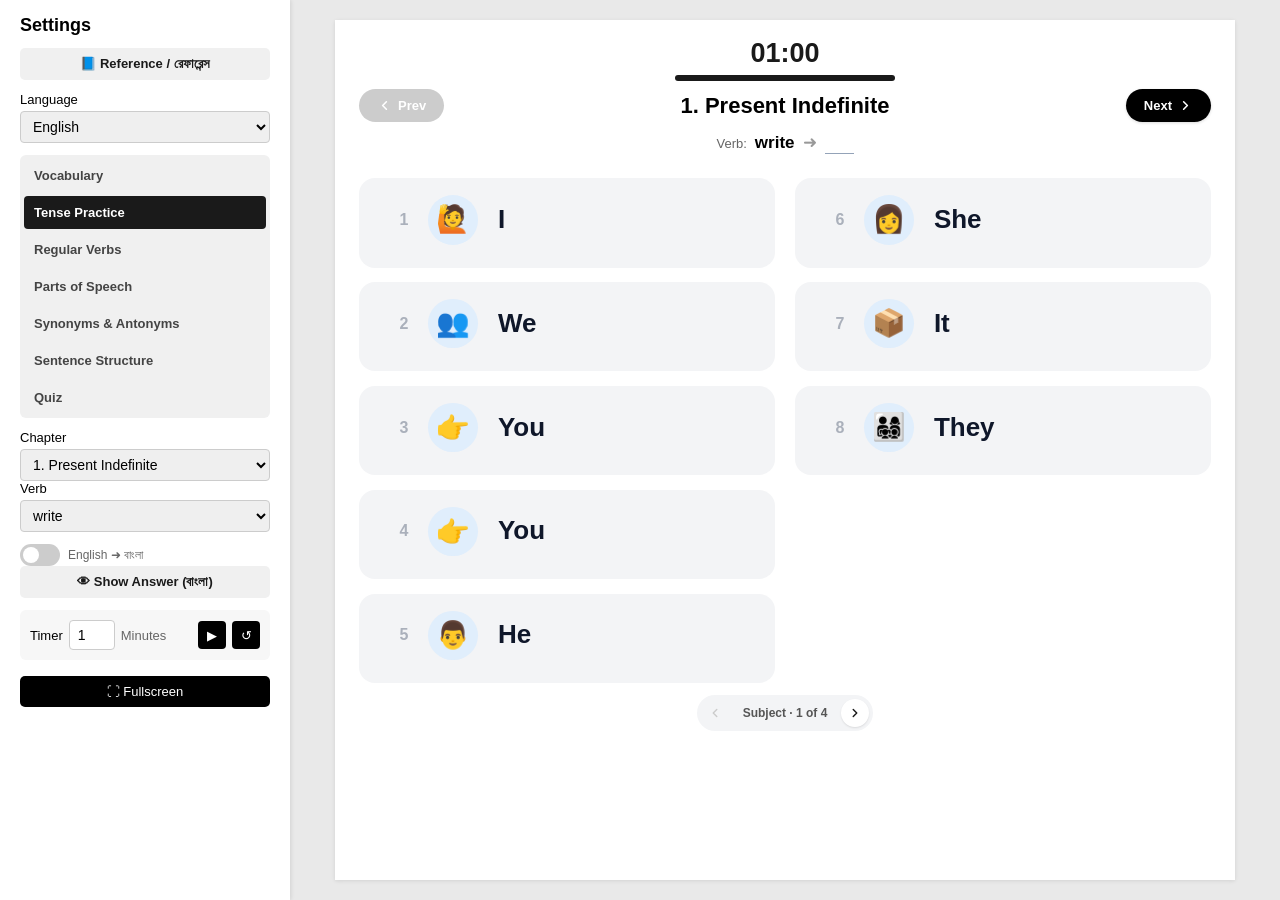
<file: index.html>
<!DOCTYPE html>
<html lang="en">
<head>
<meta charset="UTF-8">
<meta name="viewport" content="width=device-width, initial-scale=1">
<title>English Tense &amp; Verb Practice</title>
<link rel="stylesheet" href="style.css">
</head>
<body>

<div class="settings-panel">
  <h2 id="panelTitle">Settings</h2>

  <button type="button" id="tutorialLink" class="tutorial-link">📘 Reference / রেফারেন্স</button>

  <div class="field">
    <label id="labelLanguage">Language</label>
    <select id="languageSelect">
      <option value="en">English</option>
      <option value="bn">বাংলা</option>
    </select>
  </div>

  <div class="mode-tabs" id="modeTabs">
    <button type="button" class="mode-tab" data-mode="vocab" id="modeVocabBtn">Vocabulary</button>
    <button type="button" class="mode-tab" data-mode="tense" id="modeTenseBtn">Tense Practice</button>
    <button type="button" class="mode-tab" data-mode="regularVerbs" id="modeRegularVerbsBtn">Regular Verbs</button>
    <button type="button" class="mode-tab" data-mode="pos" id="modePosBtn">Parts of Speech</button>
    <button type="button" class="mode-tab" data-mode="synonyms" id="modeSynonymsBtn">Synonyms & Antonyms</button>
    <button type="button" class="mode-tab" data-mode="sentence" id="modeSentenceBtn">Sentence Structure</button>
    <button type="button" class="mode-tab" data-mode="quiz" id="modeQuizBtn">Quiz</button>
  </div>

  <!-- Tense mode controls -->
  <div id="tenseControls">
    <div class="field">
      <label id="labelChapter">Chapter</label>
      <select id="chapterSelect"></select>
    </div>

    <div class="field">
      <label id="labelVerb">Verb</label>
      <select id="verbSelect"></select>
    </div>
  </div>

  <!-- Regular Verbs mode controls -->
  <div id="regularVerbsControls" hidden>
    <div class="field">
      <label id="labelRegularVerbsCount">Number of verbs</label>
      <input type="number" id="regularVerbsCountInput" min="1" max="89" value="20">
    </div>
  </div>

  <!-- Vocabulary mode controls -->
  <div id="vocabControls" hidden>
    <div class="field">
      <label id="labelTopic">Topic</label>
      <select id="topicSelect"></select>
    </div>

    <div class="field">
      <label id="labelPronoun">Pronoun</label>
      <select id="pronounSelect"></select>
    </div>
    <div class="field">
      <label id="labelVocabCount">Number of words</label>
      <input type="number" id="vocabCountInput" min="1" max="20" value="20">
    </div>
  </div>

  <!-- Parts of Speech mode controls -->
  <div id="posControls" hidden>
    <div class="field">
      <label id="labelCategory">Category</label>
      <select id="posCategorySelect"></select>
    </div>
  </div>

  <!-- Synonyms & Antonyms mode controls -->
  <div id="synonymsControls" hidden>
    <div class="field">
      <label id="labelSynonymsCount">Number of words</label>
      <input type="number" id="synonymsCountInput" min="1" max="66" value="10">
    </div>
  </div>

  <!-- Quiz mode controls -->
  <div id="quizControls" hidden>
    <div class="field">
      <label id="labelQuizPool">Quiz Topic</label>
      <select id="quizPoolSelect"></select>
    </div>
    <div class="field">
      <label id="labelQuizCount">Number of questions</label>
      <input type="number" id="quizCountInput" min="3" max="30" value="10">
    </div>
  </div>

  <div id="worksheetControls">
    <div class="field" id="directionField">
      <div class="toggle-row">
        <label class="switch">
          <input type="checkbox" id="directionToggle">
          <span class="switch-slider"></span>
        </label>
        <span id="labelDirection" class="toggle-side-label">Translation Direction</span>
      </div>
    </div>

    <div class="field">
      <button type="button" id="showAnswerBtn" class="show-answer-btn">👁 Show Answer</button>
    </div>
  </div>

  <div class="field timer-widget">
    <div class="timer-controls">
      <label id="labelTimer">Timer</label>
      <input type="number" id="timerMinutesInput" min="1" max="60" value="1">
      <span id="labelTimerMinutes">Minutes</span>
      <button type="button" id="timerStartBtn" class="timer-icon-btn">▶</button>
      <button type="button" id="timerResetBtn" class="timer-icon-btn">↺</button>
    </div>
    <div class="timer-display" id="timerDisplay">01:00</div>
  </div>

  <div class="actions">
    <button id="fullscreenBtn">⛶ Fullscreen</button>
  </div>
</div>

<div id="sheets">
  <div id="sheetsContent"></div>
  <button type="button" id="exitFullscreenBtn" class="exit-fullscreen-btn">✕</button>
  <div id="fullscreenControls" class="fullscreen-controls">
    <button type="button" id="fsPlayPauseBtn" class="timer-icon-btn">▶</button>
    <button type="button" id="fsResetBtn" class="timer-icon-btn">↺</button>
    <button type="button" id="fsGenerateBtn">🔄 Generate</button>
  </div>
</div>

<div id="tutorialModal" class="tut-modal-overlay" hidden>
  <div class="tut-modal">
    <button type="button" id="tutorialModalClose" class="tut-modal-close">✕</button>
    <iframe id="tutorialFrame" title="Reference"></iframe>
  </div>
</div>

<script src="js/data.js"></script>
<script src="js/i18n.js"></script>
<script src="js/settings.js"></script>
<script src="js/generator.js"></script>
<script src="js/render.js"></script>
<script src="js/timer.js"></script>
<script src="js/main.js"></script>

</body>
</html>
</file>
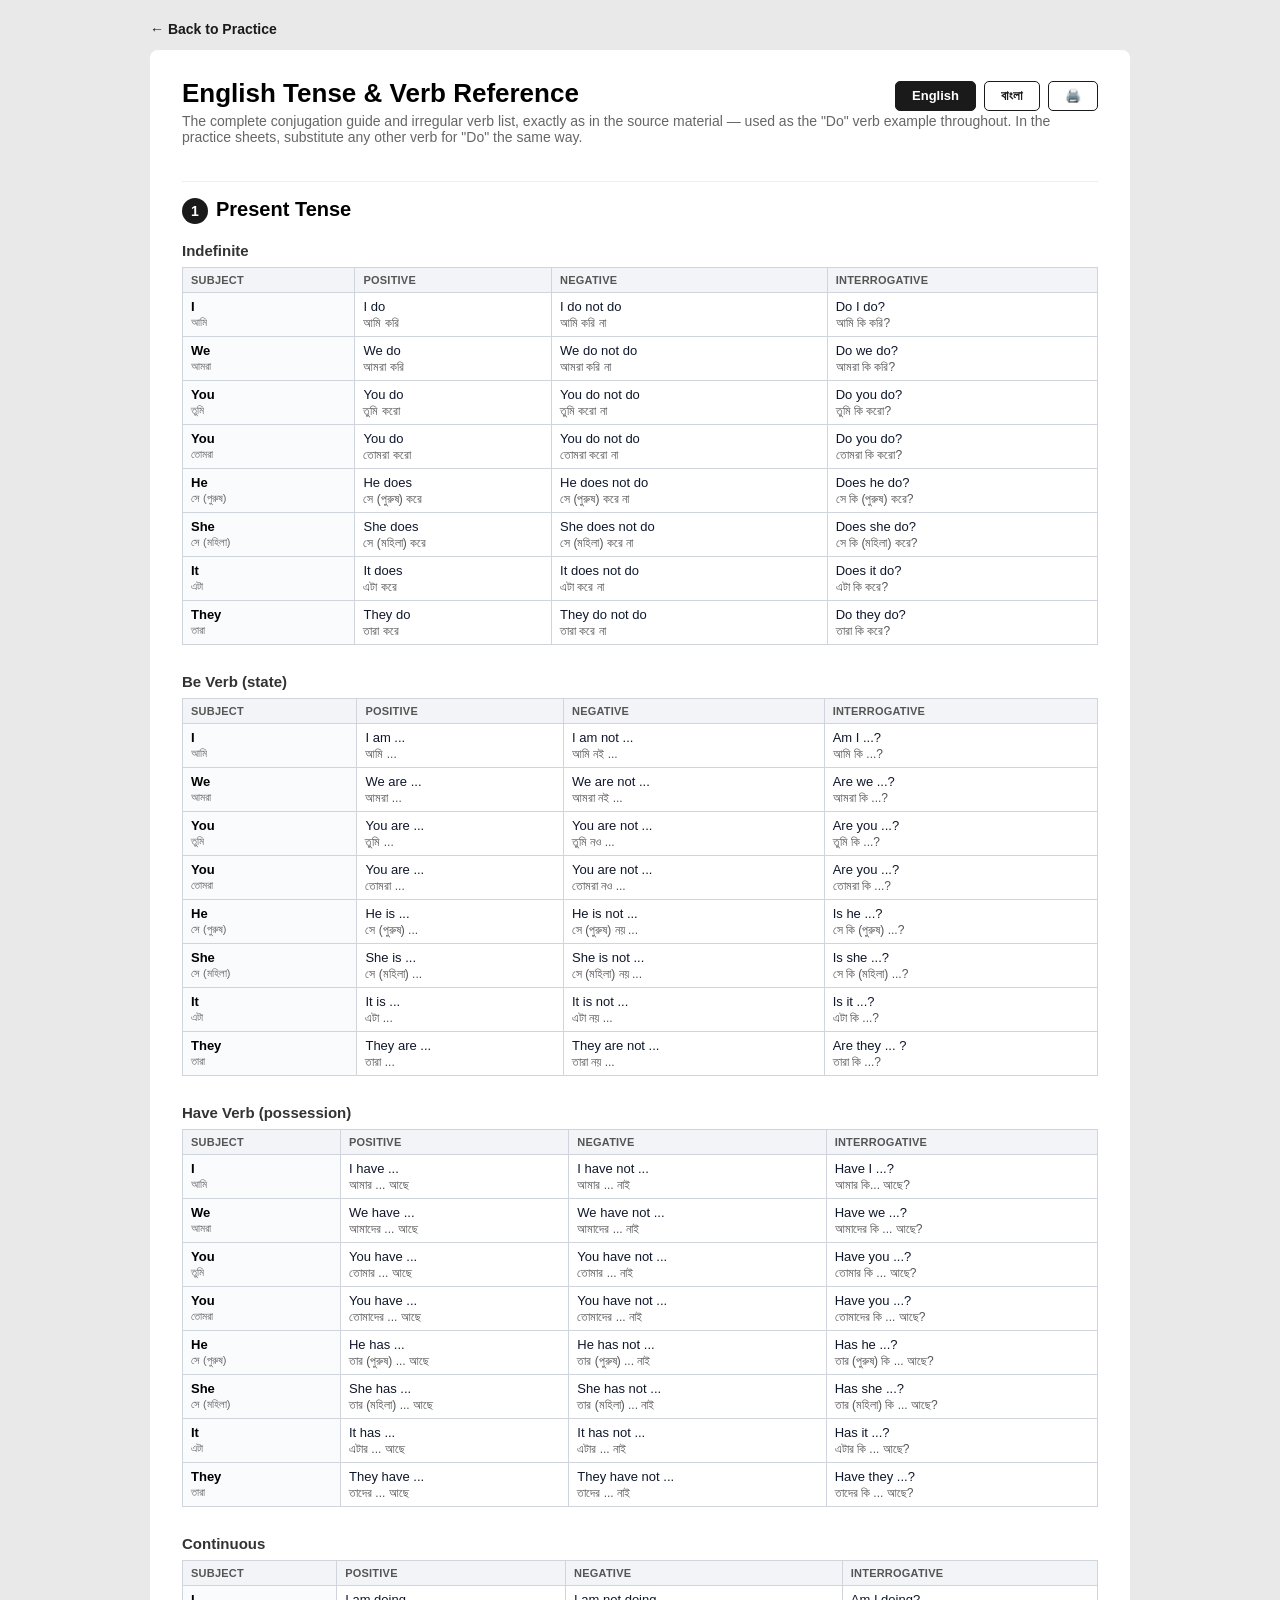
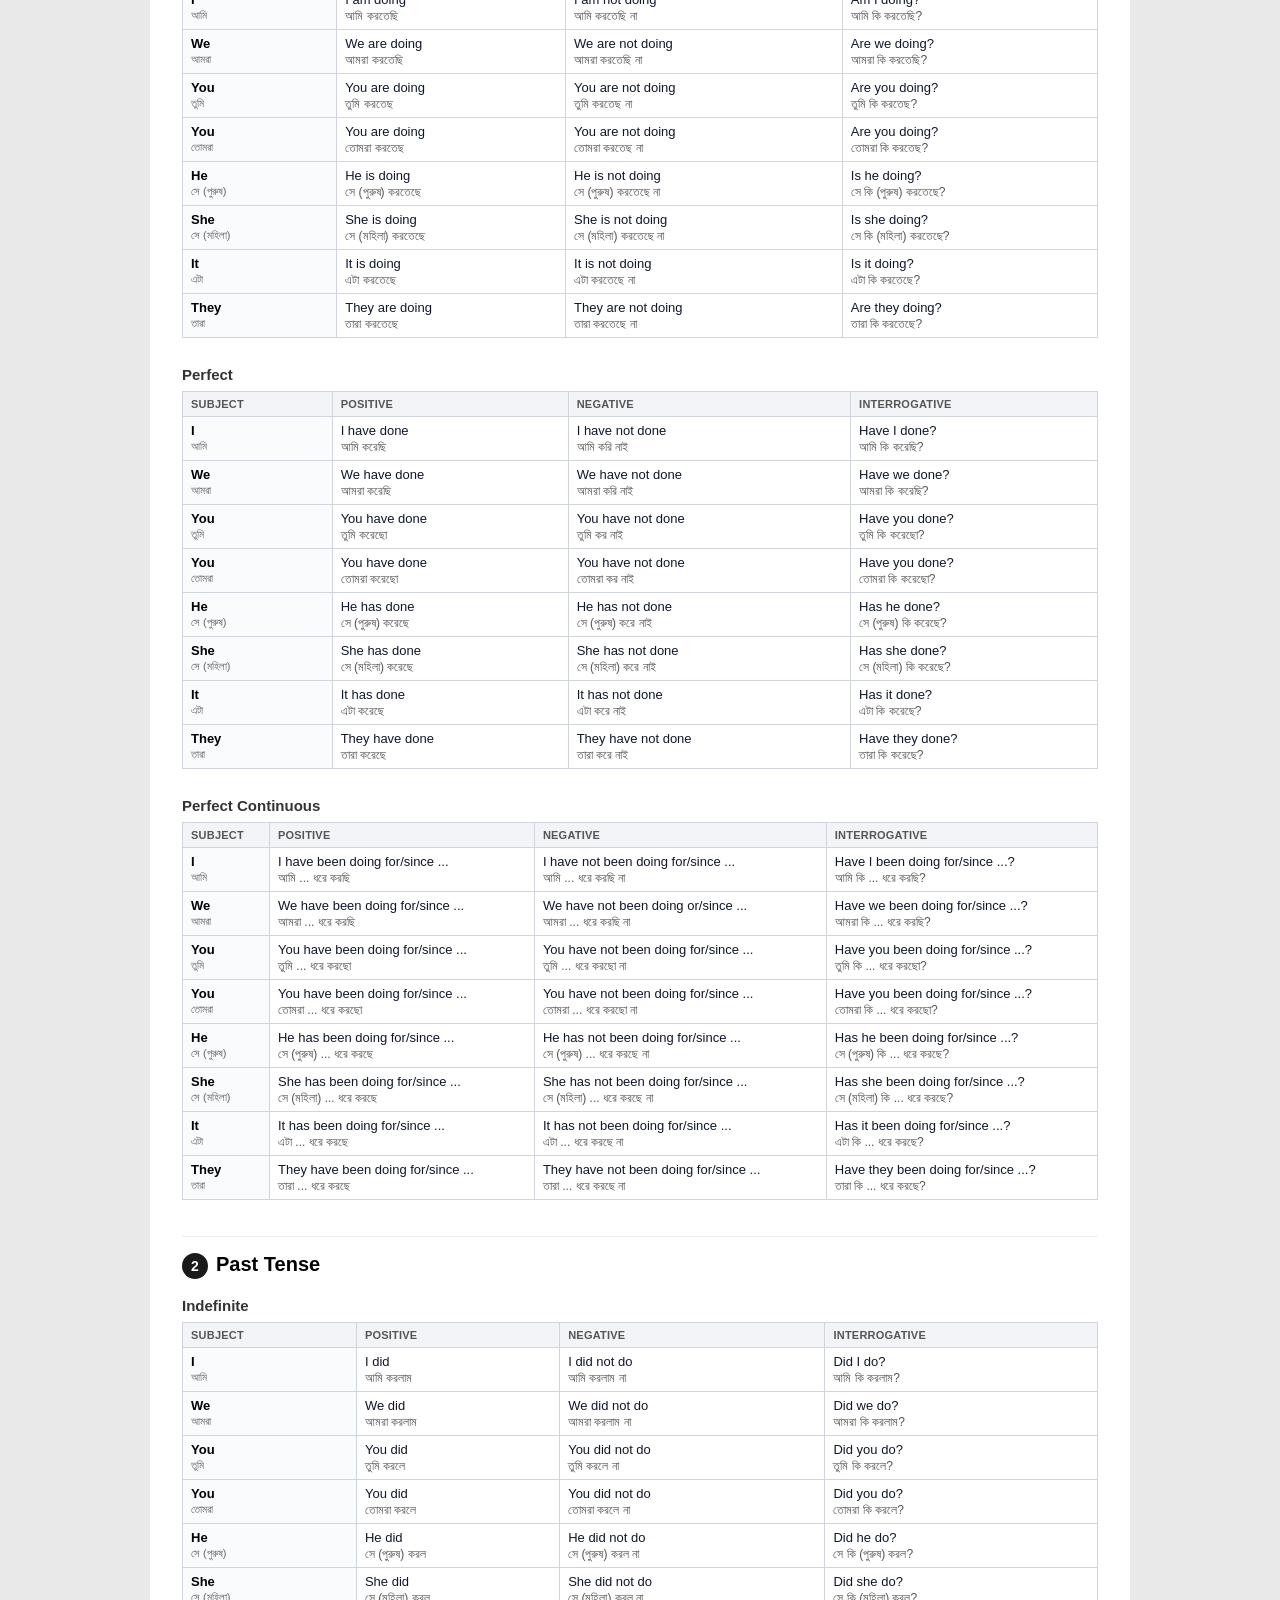
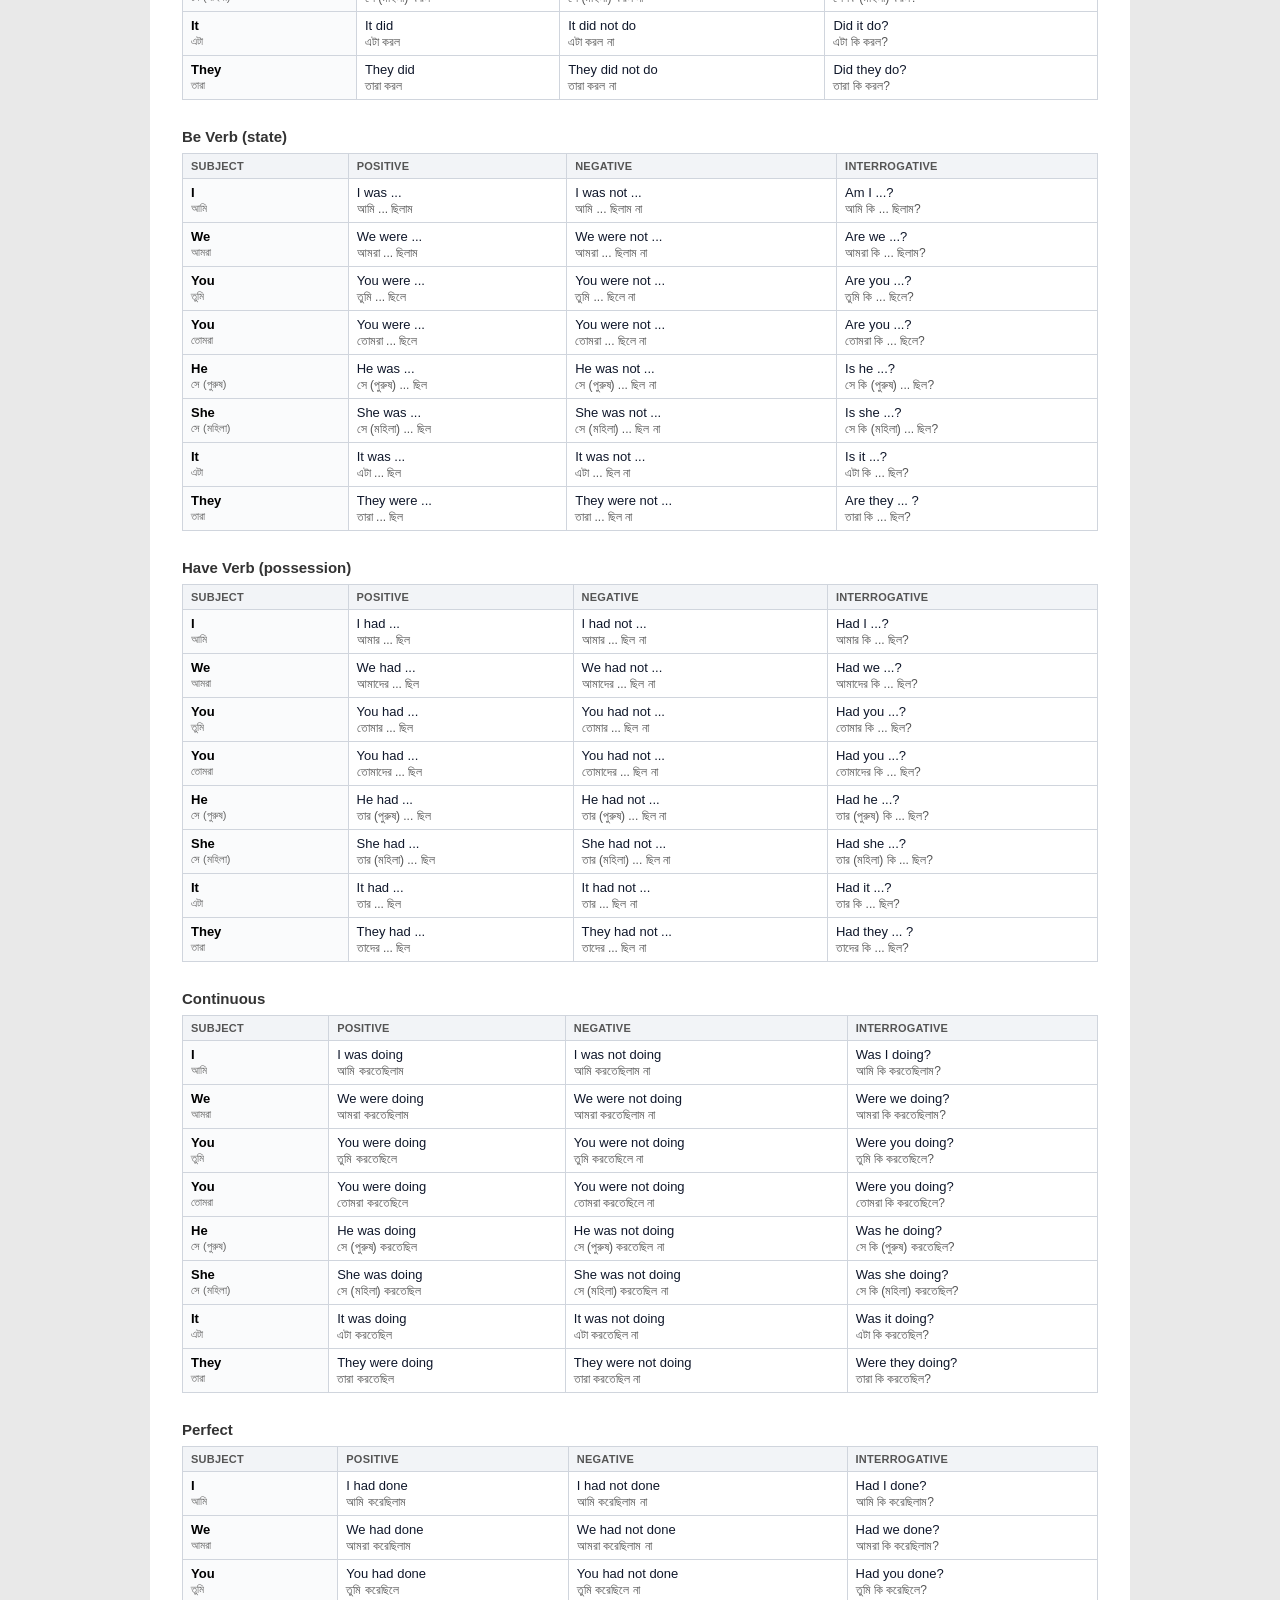
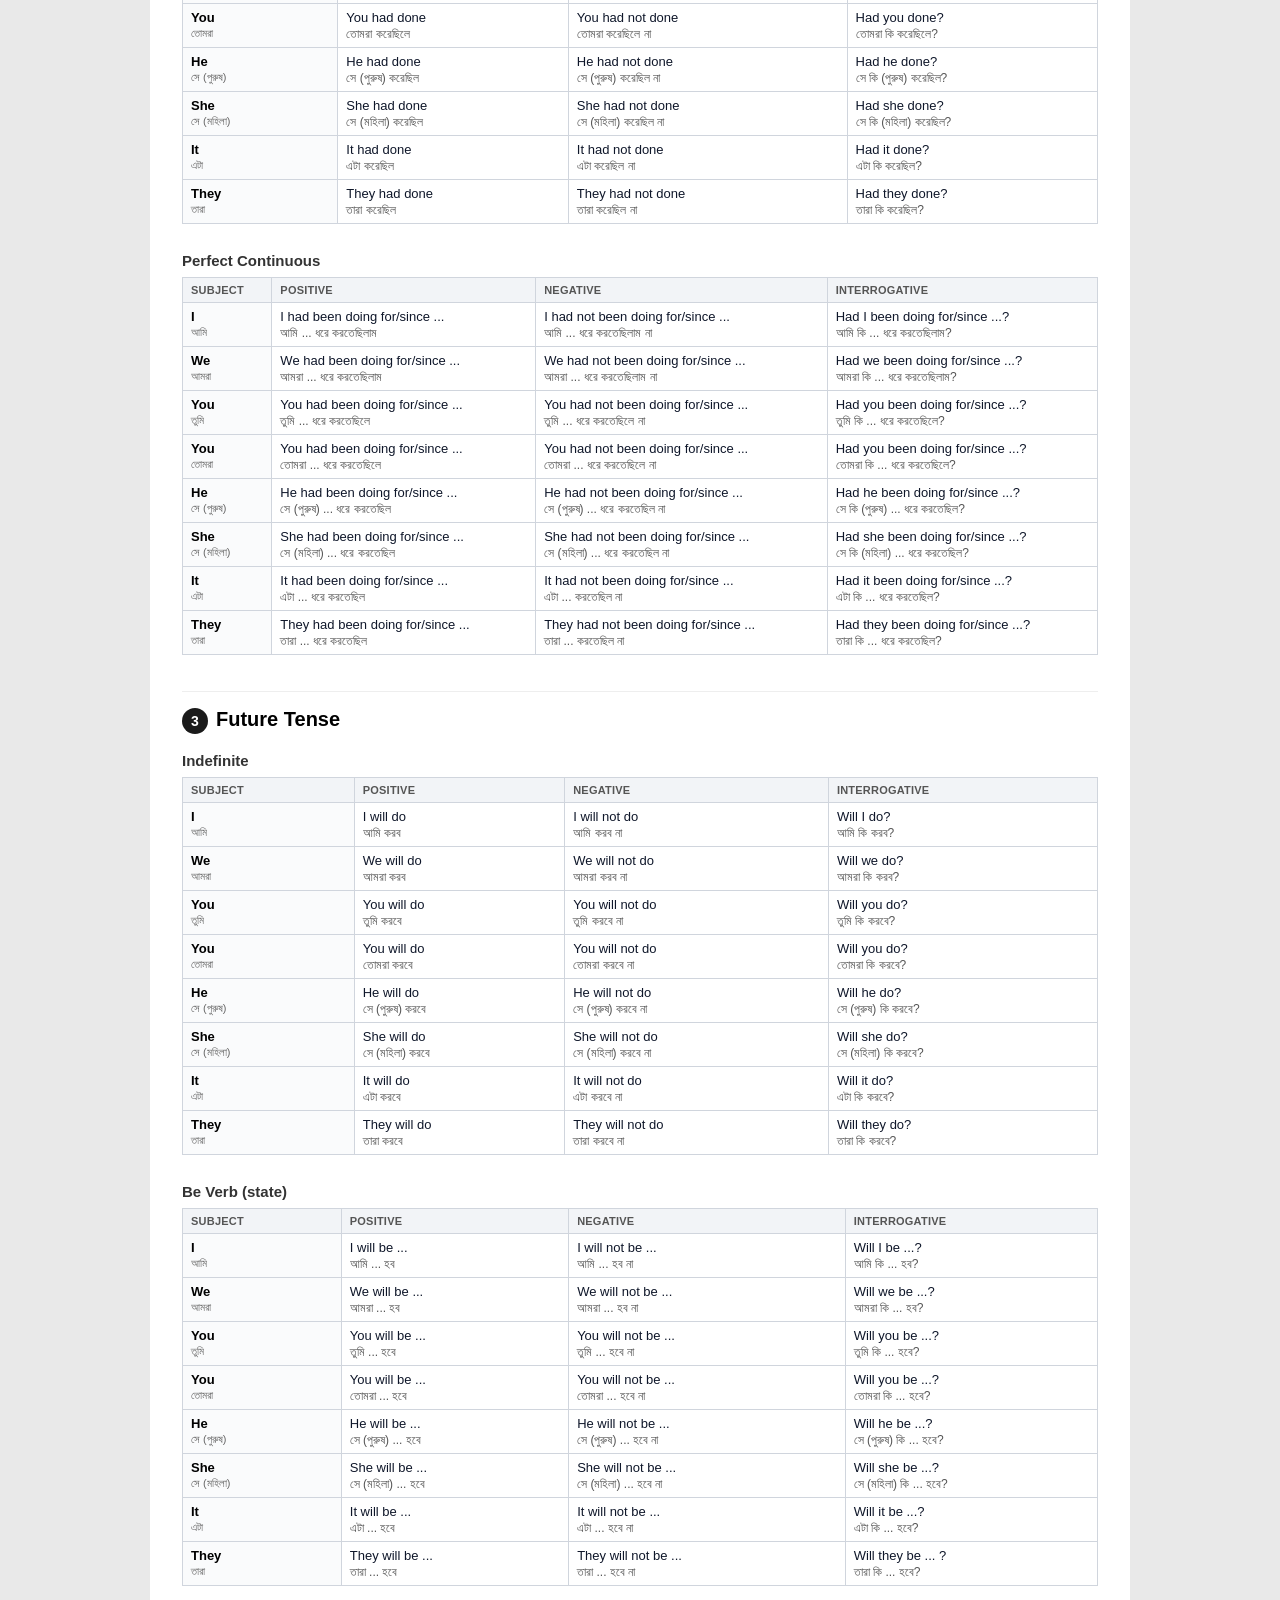
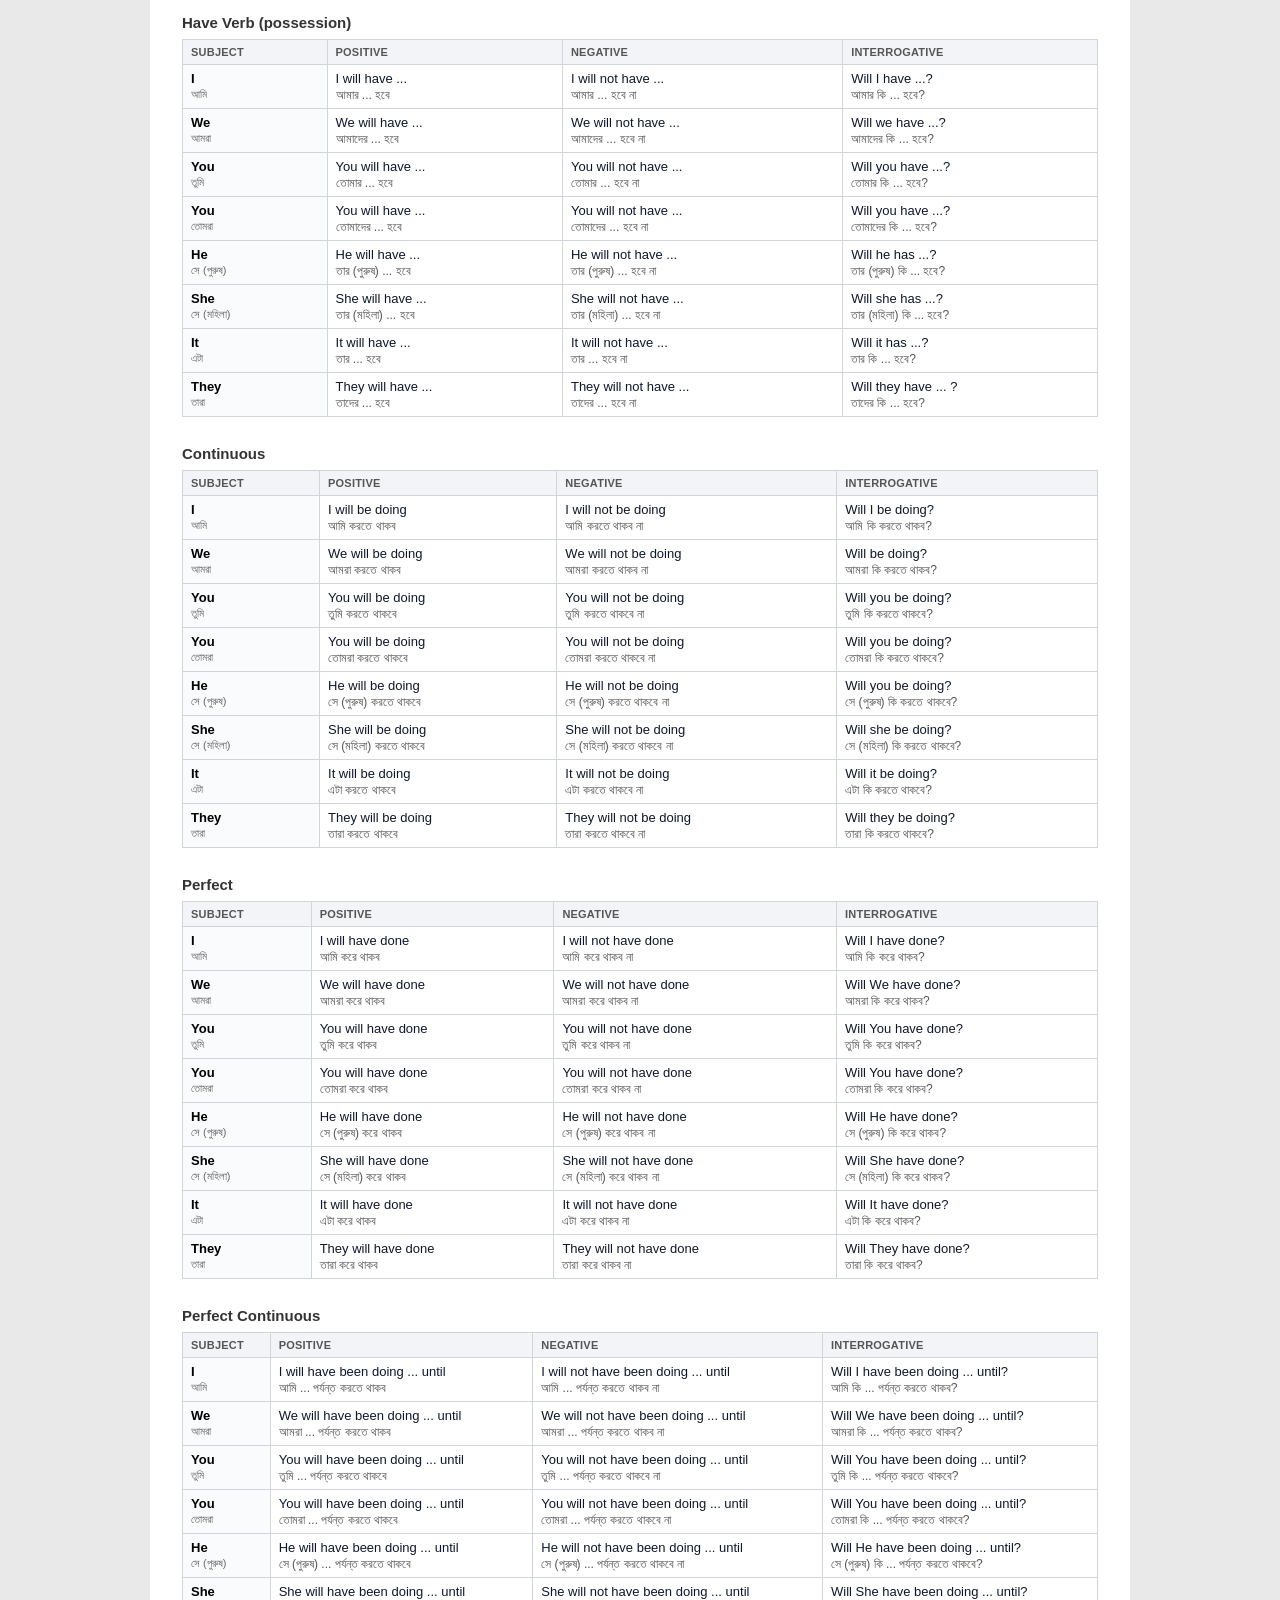
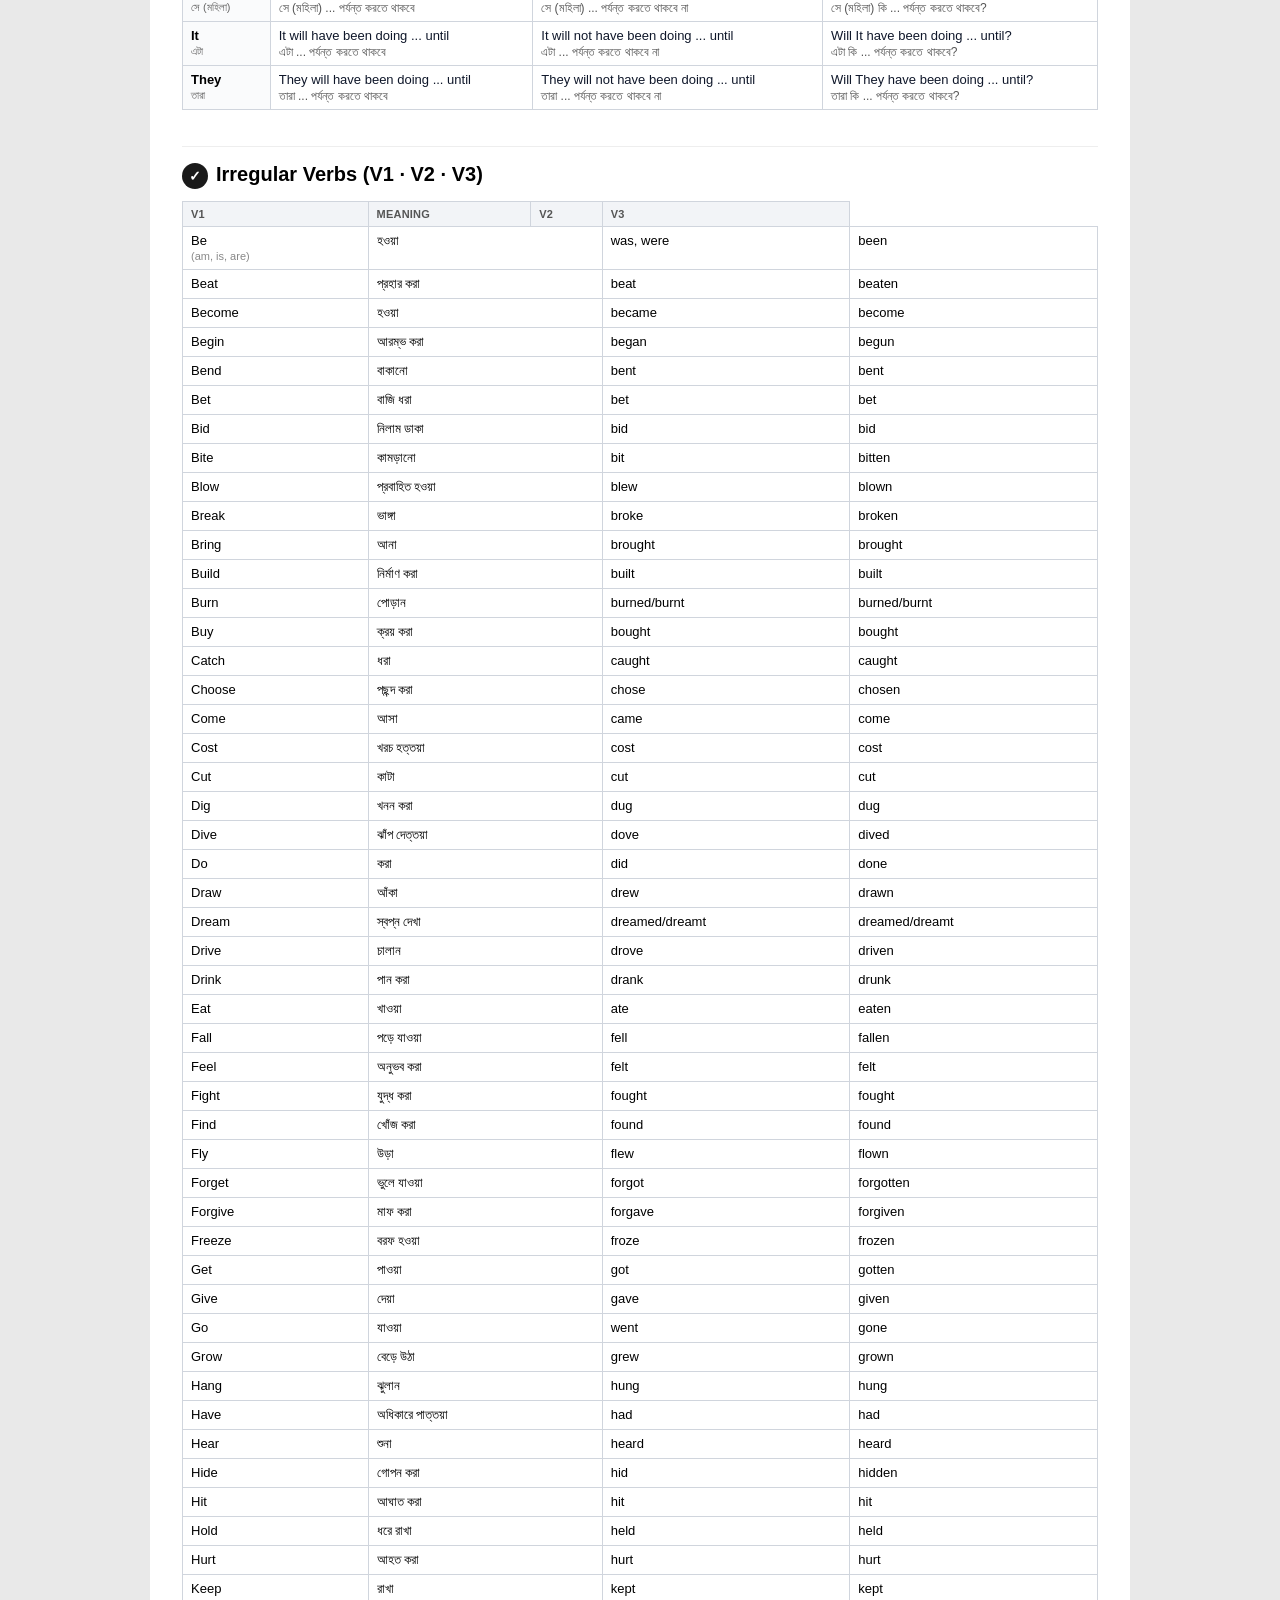
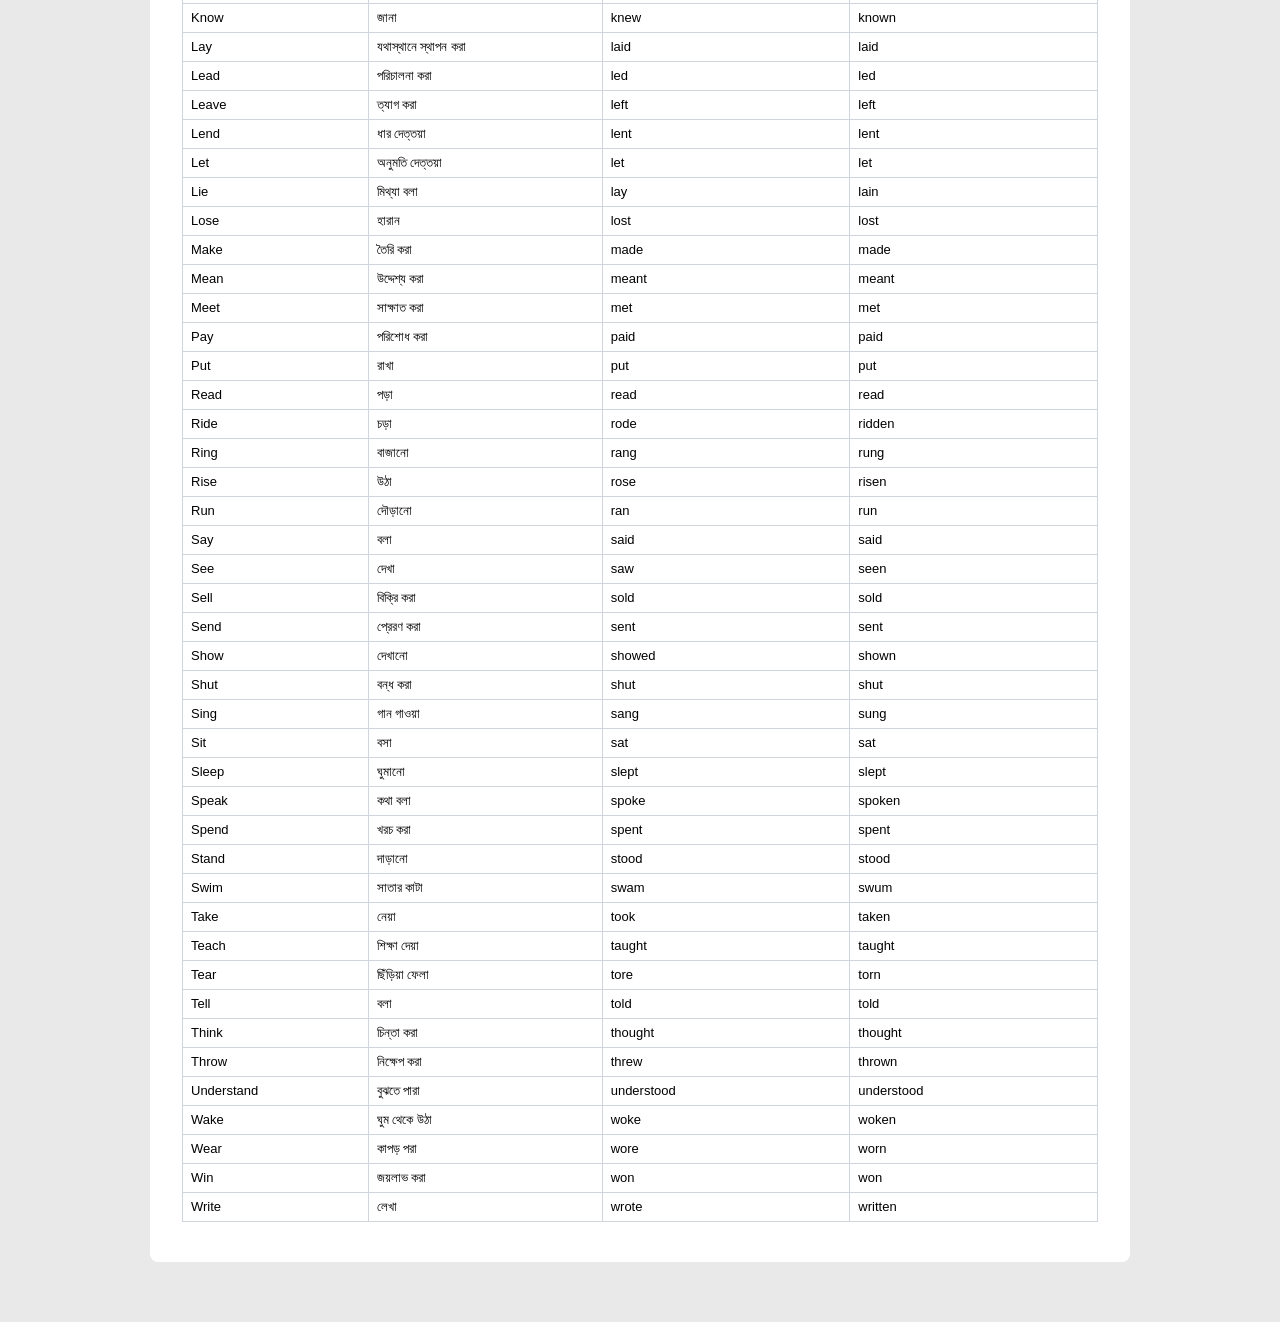
<file: tutorial.html>
<!DOCTYPE html>
<html lang="en">
<head>
<meta charset="UTF-8">
<meta name="viewport" content="width=device-width, initial-scale=1">
<title>English Tense &amp; Verb Reference / রেফারেন্স</title>
<link rel="stylesheet" href="style.css">
<link rel="stylesheet" href="tutorial.css">
</head>
<body class="tutorial-body">

<div class="tut-nav">
  <a href="index.html" class="lang-en">← Back to Practice</a>
  <a href="index.html" class="lang-bn">← অনুশীলনে ফিরুন</a>
</div>

<div class="tut-wrap">

<div class="tut-header">
  <h1>
    <span class="lang-en">English Tense &amp; Verb Reference</span>
    <span class="lang-bn">ইংরেজি টেন্স ও ভার্ব রেফারেন্স</span>
  </h1>
  <div class="tut-lang-toggle">
    <button id="btnEn" data-lang="en">English</button>
    <button id="btnBn" data-lang="bn">বাংলা</button>
    <button id="btnPrint" class="tut-print-btn">🖨️</button>
  </div>
</div>

<p class="tut-subtitle lang-en">The complete conjugation guide and irregular verb list, exactly as in the source material — used as the "Do" verb example throughout. In the practice sheets, substitute any other verb for "Do" the same way.</p>
<p class="tut-subtitle lang-bn">মূল ডকুমেন্টের সম্পূর্ণ কনজুগেশন গাইড ও ইরেগুলার ভার্ব লিস্ট, হুবহু — এখানে সবজায়গায় উদাহরণ হিসেবে 'Do' ভার্ব ব্যবহার করা হয়েছে। অনুশীলন শিটে ঠিক এই নিয়মেই 'Do'-এর জায়গায় অন্য যেকোনো ভার্ব বসানো যাবে।</p>

<div id="tenseSections"></div>

<div class="tut-final">
  <h2><span class="lang-en"><span class="num">✓</span>Irregular Verbs (V1 · V2 · V3)</span><span class="lang-bn"><span class="num">✓</span>ইরেগুলার ভার্ব (V1 · V2 · V3)</span></h2>
  <div id="irregularSection"></div>
</div>

</div>

<script src="js/data.js"></script>
<script src="js/i18n.js"></script>
<script src="js/settings.js"></script>
<script>
  const TENSE_REF_ORDER = [
    { key: "indefinite", en: "Indefinite", bn: "সাধারণ" },
    { key: "be", en: "Be Verb (state)", bn: "Be Verb (হয়/আছে)" },
    { key: "have", en: "Have Verb (possession)", bn: "Have Verb (আছে/ছিল)" },
    { key: "continuous", en: "Continuous", bn: "চলমান" },
    { key: "perfect", en: "Perfect", bn: "পুরাঘটিত" },
    { key: "perfect_continuous", en: "Perfect Continuous", bn: "পুরাঘটিত চলমান" },
  ];
  const GROUP_TITLES = {
    present: { en: "Present Tense", bn: "বর্তমান কাল" },
    past: { en: "Past Tense", bn: "অতীত কাল" },
    future: { en: "Future Tense", bn: "ভবিষ্যৎ কাল" },
  };
  const SUBJECT_BY_ID = {};
  SUBJECTS.forEach((s) => (SUBJECT_BY_ID[s.id] = s));
  const SUBJECT_ORDER = ["i", "we", "you_sg", "you_pl", "he", "she", "it", "they"];

  function cell2(en, bn) {
    return `<div class="ref-en">${en}</div><div class="ref-bn">${bn}</div>`;
  }

  function buildTenseTable(group, key, titleEn, titleBn) {
    const data = TENSE_REFERENCE[group][key];
    const rows = SUBJECT_ORDER.map((sid) => {
      const s = SUBJECT_BY_ID[sid];
      const d = data[sid];
      return `<tr>
        <td class="ref-subject">${s.en}<br><span class="bn-sub">${s.bn}</span></td>
        <td>${cell2(d.pos_en, d.pos_bn)}</td>
        <td>${cell2(d.neg_en, d.neg_bn)}</td>
        <td>${cell2(d.int_en, d.int_bn)}</td>
      </tr>`;
    }).join("");

    return `
      <div class="tut-subtable">
        <h3><span class="lang-en">${titleEn}</span><span class="lang-bn">${titleBn}</span></h3>
        <table class="ref-table">
          <thead><tr><th>Subject</th><th>Positive</th><th>Negative</th><th>Interrogative</th></tr></thead>
          <tbody>${rows}</tbody>
        </table>
      </div>`;
  }

  function buildGroupSection(group, index) {
    const title = GROUP_TITLES[group];
    const tables = TENSE_REF_ORDER.map((t) => buildTenseTable(group, t.key, t.en, t.bn)).join("");
    return `
      <div class="tut-group">
        <h2><span class="num">${index}</span><span class="lang-en">${title.en}</span><span class="lang-bn">${title.bn}</span></h2>
        ${tables}
      </div>`;
  }

  document.getElementById("tenseSections").innerHTML =
    buildGroupSection("present", 1) + buildGroupSection("past", 2) + buildGroupSection("future", 3);

  document.getElementById("irregularSection").innerHTML = `
    <table class="ref-table irregular-ref-table">
      <thead><tr><th>V1</th><th class="lang-en">Meaning</th><th class="lang-bn">অর্থ</th><th>V2</th><th>V3</th></tr></thead>
      <tbody>
        ${IRREGULAR_VERBS.map((v) => `
          <tr>
            <td>${v.v1}${v.note ? `<br><span class="note">${v.note}</span>` : ""}</td>
            <td colspan="2">${v.bn}</td>
            <td>${v.v2}</td>
            <td>${v.v3}</td>
          </tr>`).join("")}
      </tbody>
    </table>`;

  function setLang(lang) {
    document.body.dataset.lang = lang;
    document.getElementById("btnEn").classList.toggle("active", lang === "en");
    document.getElementById("btnBn").classList.toggle("active", lang === "bn");
    const settings = loadSettings();
    settings.language = lang;
    saveSettings(settings);
  }

  document.getElementById("btnEn").addEventListener("click", () => setLang("en"));
  document.getElementById("btnBn").addEventListener("click", () => setLang("bn"));
  document.getElementById("btnPrint").addEventListener("click", () => window.print());

  setLang(loadSettings().language === "bn" ? "bn" : "en");

  if (window.self !== window.top) {
    document.querySelector(".tut-nav").style.display = "none";
  }
</script>

</body>
</html>
</file>
<file: style.css>
@page {
    margin: 15mm;
}

* {
    box-sizing: border-box;
    -webkit-print-color-adjust: exact;
    print-color-adjust: exact;
}

body {
    font-family: Arial, sans-serif;
    background: #e9e9e9;
    margin: 0;
    padding: 0;
}

/* settings panel (fixed left sidebar) */
.settings-panel {
    position: fixed;
    top: 0;
    left: 0;
    width: 290px;
    height: 100vh;
    overflow-y: auto;
    background: white;
    padding: 15px 20px;
    box-sizing: border-box;
    display: flex;
    flex-direction: column;
    gap: 12px;
    box-shadow: 1px 0 4px rgba(0, 0, 0, 0.1);
}

.settings-panel h2 {
    margin: 0;
    font-size: 18px;
}

.tutorial-link {
    display: block;
    text-align: center;
    padding: 8px 10px;
    background: #f0f0f0;
    color: #1a1a1a;
    text-decoration: none;
    border: none;
    border-radius: 5px;
    font-size: 13px;
    font-weight: bold;
    cursor: pointer;
}

.tutorial-link:hover {
    background: #e4e4e4;
}

.show-answer-btn {
    display: block;
    width: 100%;
    text-align: center;
    padding: 8px 10px;
    background: #f0f0f0;
    color: #1a1a1a;
    border: none;
    border-radius: 5px;
    font-size: 13px;
    font-weight: bold;
    cursor: pointer;
}

.show-answer-btn:hover {
    background: #e4e4e4;
}

.settings-panel .field {
    display: flex;
    flex-direction: column;
    gap: 4px;
    font-size: 13px;
}

.field-row {
    display: flex;
    align-items: flex-end;
    gap: 12px;
}

.field-row > .field {
    flex: 1;
    min-width: 0;
}

.settings-panel select,
.settings-panel input[type="number"] {
    padding: 6px 8px;
    font-size: 14px;
    border: 1px solid #ccc;
    border-radius: 4px;
}

/* mode tabs */
.mode-tabs {
    display: flex;
    flex-direction: column;
    gap: 4px;
    background: #f0f0f0;
    padding: 4px;
    border-radius: 6px;
}

.mode-tab {
    width: 100%;
    text-align: left;
    padding: 9px 10px;
    font-size: 13px;
    font-weight: bold;
    border: none;
    border-radius: 4px;
    background: transparent;
    color: #444;
    cursor: pointer;
}

.mode-tab.active {
    background: #1a1a1a;
    color: white;
}

/* toggle switch (shared) */
.toggle-row {
    display: flex;
    align-items: center;
    gap: 8px;
}

.toggle-side-label {
    font-size: 12px;
    color: #666;
}

.switch {
    position: relative;
    display: inline-block;
    width: 40px;
    height: 22px;
    flex-shrink: 0;
}

.switch input {
    opacity: 0;
    width: 0;
    height: 0;
}

.switch-slider {
    position: absolute;
    inset: 0;
    background: #ccc;
    border-radius: 22px;
    cursor: pointer;
    transition: background 0.15s;
}

.switch-slider::before {
    content: "";
    position: absolute;
    width: 16px;
    height: 16px;
    left: 3px;
    top: 3px;
    background: white;
    border-radius: 50%;
    transition: transform 0.15s;
}

.switch input:checked + .switch-slider {
    background: #1a1a1a;
}

.switch input:checked + .switch-slider::before {
    transform: translateX(18px);
}

/* timer */
.timer-widget {
    background: #f7f7f7;
    border-radius: 6px;
    padding: 10px;
    gap: 8px;
}

.timer-controls {
    display: flex;
    align-items: center;
    gap: 6px;
    flex-wrap: wrap;
}

.timer-controls input {
    width: 46px;
    padding: 6px 6px;
    font-size: 14px;
    border: 1px solid #ccc;
    border-radius: 4px;
}

.timer-controls span {
    font-size: 13px;
    color: #666;
}

.timer-icon-btn {
    width: 28px;
    height: 28px;
    padding: 0;
    font-size: 13px;
    background: #000;
    color: white;
    border: none;
    border-radius: 4px;
    cursor: pointer;
    flex-shrink: 0;
    margin-left: auto;
}

.timer-icon-btn + .timer-icon-btn {
    margin-left: 0;
}

.timer-display {
    /* countdown now shown on the page itself (title-timer), not
       duplicated in the sidebar */
    display: none;
}

.timer-display.timer-up,
.timer-display.timer-warning {
    color: #d32f2f;
}

/* actions */
.settings-panel .actions {
    display: flex;
    flex-wrap: wrap;
    gap: 8px;
    margin-top: 4px;
}

.actions button {
    padding: 8px 10px;
    font-size: 13px;
    white-space: nowrap;
    background: #000;
    color: white;
    border: none;
    border-radius: 5px;
    cursor: pointer;
    flex: 1 1 100%;
}

/* preview area */
#sheets {
    margin-left: 290px;
    padding: 10px;
}

#sheets:fullscreen {
    margin-left: 0;
    background: #e9e9e9;
    overflow-y: auto;
    padding: 30px;
}

#sheets:fullscreen .page {
    max-width: 1000px;
    zoom: 1.2;
}

.exit-fullscreen-btn {
    display: none;
}

#sheets:fullscreen .exit-fullscreen-btn {
    display: flex;
    align-items: center;
    justify-content: center;
    position: fixed;
    top: 16px;
    right: 16px;
    width: 36px;
    height: 36px;
    border: none;
    border-radius: 50%;
    background: #1a1a1a;
    color: white;
    font-size: 16px;
    cursor: pointer;
    z-index: 10;
}

.fullscreen-controls {
    display: none;
}

#sheets:fullscreen .fullscreen-controls {
    display: flex;
    align-items: center;
    gap: 10px;
    position: fixed;
    bottom: 20px;
    left: 50%;
    transform: translateX(-50%);
    background: white;
    padding: 10px 16px;
    border-radius: 8px;
    box-shadow: 0 2px 10px rgba(0, 0, 0, 0.2);
    z-index: 10;
}

.fullscreen-controls #fsGenerateBtn {
    padding: 6px 14px;
    font-size: 13px;
    background: #000;
    color: white;
    border: none;
    border-radius: 4px;
    cursor: pointer;
    white-space: nowrap;
}

/* sheet page */
.page {
    background: white;
    width: 100%;
    max-width: 900px;
    margin: 10px auto;
    padding: 18px 24px 24px;
    position: relative;
    box-shadow: 0 1px 4px rgba(0, 0, 0, 0.1);
}

.sheet-header {
    text-align: center;
    margin-bottom: 10px;
}

.sheet-header h1 {
    font-size: 22px;
    margin: 0 0 6px;
}

.verb-card {
    display: flex;
    align-items: baseline;
    justify-content: center;
    gap: 8px;
    font-size: 17px;
    margin-bottom: 14px;
}

.verb-card-label {
    color: #666;
    font-size: 13px;
}

.verb-given {
    font-weight: bold;
}

.verb-arrow {
    color: #999;
}

.verb-answer {
    font-weight: bold;
}

/* tables */
table {
    width: 100%;
    border-collapse: collapse;
    margin-top: 6px;
}

.tense-table th,
.tense-table td {
    border: 1px solid #d0d5dd;
    padding: 8px 10px;
    font-size: 14px;
    text-align: left;
    vertical-align: top;
}

.tense-table th {
    background: #f2f4f7;
    font-size: 13px;
    text-transform: uppercase;
    letter-spacing: 0.02em;
    color: #444;
}

.subject-cell {
    font-weight: bold;
    white-space: nowrap;
    background: #fafbfc;
}

.bn-sub {
    font-weight: normal;
    color: #666;
    font-size: 12px;
}

.note {
    font-size: 11px;
    color: #888;
}

/* given / answer text */
.given {
    font-weight: 600;
}

.answer {
    color: transparent;
    border-bottom: 1.5px solid #94a3b8;
    padding: 0 2px;
    cursor: pointer;
    transition: color 0.1s;
}

.answer.revealed,
.show-all-answers .answer {
    color: #0f172a;
    border-bottom-color: transparent;
}

.verb-answer.answer.revealed,
.show-all-answers .verb-answer.answer {
    color: inherit;
}

/* vocab-page fills the available viewport height; vocab-list (flex: 1)
   absorbs whatever's left after the header/banner, so sizing adapts to
   the actual rendered chrome instead of a guessed pixel offset. */
.vocab-page {
    display: flex;
    flex-direction: column;
    min-height: calc(100vh - 40px); /* #sheets padding + .page margin */
}

/* on-page header: [Prev]  Topic/Category name  [Next] — stays inside
   #sheets so it still works in fullscreen, where the settings sidebar
   (a sibling of #sheets) isn't reachable */
.vocab-header-row {
    display: flex;
    align-items: center;
    justify-content: space-between;
    gap: 18px;
    margin-top: 8px;
}

.vocab-header-title {
    flex: 1;
    text-align: center;
    min-width: 0;
}

.vocab-header-title h1 {
    margin: 0;
    font-size: 22px;
}

.onpage-prev-topic,
.onpage-next-topic,
.onpage-prev-pos,
.onpage-next-pos,
.onpage-prev-chapter,
.onpage-next-chapter {
    flex-shrink: 0;
    display: inline-flex;
    align-items: center;
    gap: 6px;
    padding: 9px 18px;
    font-size: 13px;
    font-weight: bold;
    background: #000;
    color: white;
    border: none;
    border-radius: 999px;
    cursor: pointer;
    white-space: nowrap;
    box-shadow: 0 1px 3px rgba(0, 0, 0, 0.15);
    transition: background-color 0.15s ease, transform 0.1s ease, box-shadow 0.15s ease;
}

.onpage-prev-topic svg,
.onpage-next-topic svg,
.onpage-prev-pos svg,
.onpage-next-pos svg,
.onpage-prev-chapter svg,
.onpage-next-chapter svg {
    width: 15px;
    height: 15px;
    display: block;
}

.onpage-prev-topic:hover:not(:disabled),
.onpage-next-topic:hover:not(:disabled),
.onpage-prev-pos:hover:not(:disabled),
.onpage-next-pos:hover:not(:disabled),
.onpage-prev-chapter:hover:not(:disabled),
.onpage-next-chapter:hover:not(:disabled) {
    background: #333;
    box-shadow: 0 2px 6px rgba(0, 0, 0, 0.2);
}

.onpage-prev-topic:active:not(:disabled),
.onpage-next-topic:active:not(:disabled),
.onpage-prev-pos:active:not(:disabled),
.onpage-next-pos:active:not(:disabled),
.onpage-prev-chapter:active:not(:disabled),
.onpage-next-chapter:active:not(:disabled) {
    transform: scale(0.96);
}

.onpage-prev-topic:disabled,
.onpage-next-topic:disabled,
.onpage-prev-pos:disabled,
.onpage-next-pos:disabled,
.onpage-prev-chapter:disabled,
.onpage-next-chapter:disabled {
    background: #ccc;
    box-shadow: none;
    cursor: not-allowed;
}

/* within-topic word pager (only appears when a topic has more words
   than fit on one page) — separate from the topic Prev/Next, which
   always moves between topics */
.word-page-nav {
    display: flex;
    align-items: center;
    gap: 2px;
    align-self: center;
    margin-top: 12px;
    padding: 4px;
    background: #f3f4f6;
    border-radius: 999px;
}

.word-page-indicator {
    font-size: 12px;
    font-weight: 600;
    color: #555;
    padding: 0 12px;
    white-space: nowrap;
    font-variant-numeric: tabular-nums;
}

.onpage-prev-wordpage,
.onpage-next-wordpage,
.onpage-prev-column,
.onpage-next-column,
.onpage-prev-regularpage,
.onpage-next-regularpage {
    display: flex;
    align-items: center;
    justify-content: center;
    width: 28px;
    height: 28px;
    padding: 0;
    background: #fff;
    color: #1a1a1a;
    border: none;
    border-radius: 50%;
    cursor: pointer;
    box-shadow: 0 1px 2px rgba(0, 0, 0, 0.1);
    transition: background-color 0.15s ease, color 0.15s ease, transform 0.1s ease;
}

.onpage-prev-wordpage svg,
.onpage-next-wordpage svg,
.onpage-prev-column svg,
.onpage-next-column svg,
.onpage-prev-regularpage svg,
.onpage-next-regularpage svg {
    width: 14px;
    height: 14px;
    display: block;
}

.onpage-prev-wordpage:hover:not(:disabled),
.onpage-next-wordpage:hover:not(:disabled),
.onpage-prev-column:hover:not(:disabled),
.onpage-next-column:hover:not(:disabled),
.onpage-prev-regularpage:hover:not(:disabled),
.onpage-next-regularpage:hover:not(:disabled) {
    background: #1a1a1a;
    color: #fff;
}

.onpage-prev-wordpage:active:not(:disabled),
.onpage-next-wordpage:active:not(:disabled),
.onpage-prev-column:active:not(:disabled),
.onpage-next-column:active:not(:disabled),
.onpage-prev-regularpage:active:not(:disabled),
.onpage-next-regularpage:active:not(:disabled) {
    transform: scale(0.9);
}

.onpage-prev-wordpage:disabled,
.onpage-next-wordpage:disabled,
.onpage-prev-column:disabled,
.onpage-next-column:disabled,
.onpage-prev-regularpage:disabled,
.onpage-next-regularpage:disabled {
    background: transparent;
    box-shadow: none;
    color: #ccc;
    cursor: not-allowed;
}

/* live timer shown in the sheet header, in place of the printed
   Date/Time Limit/Marks blanks — visible in fullscreen since it's part
   of the page content, not the (hidden-in-fullscreen) settings sidebar */
.title-timer {
    font-size: min(3vh, 28px);
    font-weight: bold;
    font-variant-numeric: tabular-nums;
    color: #1a1a1a;
}

.title-timer.timer-up,
.title-timer.timer-warning {
    color: #d32f2f;
}

.timer-bar {
    max-width: 220px;
    height: 6px;
    margin: 6px auto 0;
    background: #e0e0e0;
    border-radius: 3px;
    overflow: hidden;
}

.timer-bar-fill {
    height: 100%;
    width: 100%;
    background: #1a1a1a;
    transition: width 1s linear, background 0.2s;
}

.timer-bar-fill.timer-warning,
.timer-bar-fill.timer-up {
    background: #d32f2f;
}

/* vocabulary list: 2 columns x 5 rows (10 per page), filled column-first.
   When a topic needs more than one 10-word block, only the single block
   (:only-of-type) stretches to fill the screen — multiple blocks size to
   their natural content height and the page scrolls, rather than every
   block splitting the same space (which made cards shrink to fit). */
.vocab-list {
    display: grid;
    grid-template-columns: repeat(2, 1fr);
    grid-template-rows: repeat(5, auto);
    grid-auto-flow: column;
    align-content: start;
    gap: min(1.6vh, 16px) 20px;
    margin-top: 10px;
    min-height: 0;
}

.vocab-list:only-of-type {
    flex: 1;
}

.vocab-list + .vocab-list {
    margin-top: 20px;
}

#sheets:fullscreen .vocab-page {
    zoom: 1; /* the 1.2x page zoom is for abacus-style dense sheets; vocab
                already scales its own text via vh units, so disable it
                here to keep the height math exact and avoid clipping */
    max-width: 1200px;
    /* fullscreen padding (60) + page margin (20) + floating controls
       clearance (90) */
    min-height: calc(100vh - 170px);
}

@media (max-width: 700px) {
    .vocab-page {
        min-height: auto;
    }
    .vocab-list {
        grid-template-columns: 1fr;
        grid-template-rows: none;
        grid-auto-flow: row;
        flex: none;
    }
}

@property --border-angle {
    syntax: '<angle>';
    inherits: false;
    initial-value: 0deg;
}

@property --glow-color {
    syntax: '<color>';
    inherits: false;
    initial-value: #4285f4;
}

.vocab-card {
    display: flex;
    flex-direction: column;
    justify-content: center;
    gap: min(0.8vh, 6px);
    border: 3px solid transparent;
    border-radius: 16px;
    padding: min(1.6vh, 14px) 24px;
    min-height: 0;
    cursor: pointer;
    background:
        linear-gradient(#f3f4f6, #f3f4f6) padding-box,
        linear-gradient(#f3f4f6, #f3f4f6) border-box;
    box-shadow: 0 0 0 0 transparent;
    transition: background 0.2s ease, box-shadow 0.25s ease;
}

/* Gemini-style animated gradient border: a conic gradient spun around
   the border via an animated angle custom property (revealed only
   through the border-box layer, so the card's own interior background
   never shifts), plus a glowing box-shadow cycling through the same
   colors — box-shadow always paints behind the card's own background,
   so unlike a blurred pseudo-element it can't wash out the text. */
.vocab-card:hover,
.vocab-card:active,
.vocab-card.active {
    --border-angle: 0deg;
    --glow-color: #4285f4;
    background:
        linear-gradient(#f3f4f6, #f3f4f6) padding-box,
        conic-gradient(from var(--border-angle), #4285f4, #9b72cb, #d96570, #4285f4) border-box;
    box-shadow: 0 0 16px 3px var(--glow-color);
    animation: vocab-card-border-spin 3s linear infinite, vocab-card-glow-pulse 3s linear infinite;
}

@keyframes vocab-card-border-spin {
    to { --border-angle: 360deg; }
}

@keyframes vocab-card-glow-pulse {
    0% { --glow-color: #4285f4; }
    34% { --glow-color: #9b72cb; }
    67% { --glow-color: #d96570; }
    100% { --glow-color: #4285f4; }
}

/* icon + number + given text always sit together on one row, whether or
   not the answer line below is revealed — the icon used to be centered
   against the *whole* two-line block, so it visually floated between
   the lines once the answer appeared. Now the answer is a separate row
   entirely, so this row's height (and the icon's position in it) never
   changes. */
.vocab-card-row {
    display: flex;
    align-items: center;
    gap: min(2.5vh, 20px);
    min-width: 0;
}

.vocab-number {
    flex-shrink: 0;
    min-width: 1.4em;
    text-align: right;
    font-size: min(2vh, 16px);
    font-weight: 700;
    color: #aab0bb;
    font-variant-numeric: tabular-nums;
}

.vocab-icon-circle {
    flex-shrink: 0;
    /* vh-based so it shrinks with available height, not card width —
       a fixed/width-based size was the floor that caused fullscreen
       overflow (5 rows no longer fit once the icon stopped shrinking) */
    width: min(5.5vh, 64px);
    height: min(5.5vh, 64px);
    border-radius: 50%;
    background: #e0eefc;
    display: flex;
    align-items: center;
    justify-content: center;
    font-size: min(3vh, 34px);
    line-height: 1;
}

.vocab-given {
    min-width: 0;
    font-size: min(3.2vh, 26px);
    font-weight: 700;
    color: #0f172a;
    line-height: 1.15;
}

.vocab-blank {
    /* indent to line up under the given text, not the number/icon */
    padding-left: calc(1.4em + min(2.5vh, 20px) + min(5.5vh, 64px) + min(2.5vh, 20px));
    font-size: min(2.4vh, 20px);
    /* collapsed until revealed, so a hidden card is just its icon+word
       row — no reserved blank space — and only grows once the answer
       actually appears */
    max-height: 0;
    opacity: 0;
    margin-top: 0;
    overflow: hidden;
    transition: max-height 0.2s ease, opacity 0.15s ease, margin-top 0.2s ease;
}

.vocab-blank.revealed,
.show-all-answers .vocab-blank {
    max-height: 2.2em;
    opacity: 1;
    margin-top: 4px;
}

.pos-card .vocab-blank {
    /* pos cards have no number, just the icon */
    padding-left: calc(min(5.5vh, 64px) + min(2.5vh, 20px));
}

/* Regular Verbs: V1 → V2 → V3 chained in the given line, same card as
   Vocabulary (icon + number + one given/answer pair), but one full-width
   card per row instead of the usual 2-column/5-row vocab grid. */
.verb-form-list {
    grid-template-columns: 1fr;
    grid-template-rows: none;
    grid-auto-flow: row;
}

/* V1 → V2 → V3 given line: 3 equal-width word columns (left/middle/right)
   so the same form always lines up under the row above it, however short
   or long the words are — the arrows sit between as their own narrow
   columns and don't eat into that equal split. */
.verb-form-list .vocab-given {
    /* .vocab-given is a flex child of .vocab-card-row with no flex-grow,
       so by default it shrink-wraps to its content — leaving the grid
       below nothing to distribute and making its "1fr" columns collapse
       to content width instead of splitting evenly. flex-grow here lets
       it claim the row's full remaining width first. */
    flex: 1 1 0;
    display: grid;
    grid-template-columns: 1fr auto 1fr auto 1fr;
    align-items: baseline;
}

.verb-form-col {
    min-width: 0;
}

.verb-form-note {
    font-size: 0.65em;
    font-weight: 600;
    color: #64748b;
}

/* Below ~560px the three "1fr" grid tracks can't shrink below their
   own word's min-content width (a plain `1fr` track has an implicit
   `auto` minimum), so the columns overflow into each other and the
   words visually overlap. Stack V1/V2/V3 as separate lines instead —
   the cross-card column alignment above this width no longer applies
   at single-column phone widths anyway. */
@media (max-width: 560px) {
    .verb-form-list .vocab-given {
        display: flex;
        flex-direction: column;
        align-items: flex-start;
        gap: 2px;
    }

    .verb-form-list .verb-form-arrow {
        transform: rotate(90deg);
        margin: 2px 0 2px 0.3em;
    }
}

.verb-form-arrow {
    color: #94a3b8;
    font-weight: 400;
    padding: 0 0.15em;
    text-align: center;
}

.vocab-blank .answer {
    display: inline-block;
    min-width: 100px;
    border-bottom: none;
}


/* tutorial modal (shared with abacus pattern) */
.tut-modal-overlay {
    position: fixed;
    inset: 0;
    background: rgba(0, 0, 0, 0.5);
    display: flex;
    align-items: center;
    justify-content: center;
    z-index: 100;
    padding: 20px;
}

.tut-modal-overlay[hidden] {
    display: none;
}

.tut-modal {
    position: relative;
    background: white;
    width: 100%;
    max-width: 960px;
    height: 90vh;
    border-radius: 8px;
    overflow: hidden;
    box-shadow: 0 4px 20px rgba(0, 0, 0, 0.3);
}

.tut-modal iframe {
    width: 100%;
    height: 100%;
    border: none;
}

.tut-modal-close {
    position: absolute;
    top: 8px;
    right: 8px;
    width: 32px;
    height: 32px;
    border: none;
    border-radius: 50%;
    background: #1a1a1a;
    color: white;
    font-size: 16px;
    cursor: pointer;
    z-index: 1;
}

/* parts of speech */
.pos-definition {
    text-align: center;
    color: #555;
    font-size: 13px;
    margin: -4px 0 10px;
}

.pos-sentence {
    font-size: min(2.6vh, 20px) !important;
    font-weight: 500 !important;
    line-height: 1.4;
}

.pos-target {
    color: #0f172a;
    text-decoration: underline;
    text-decoration-color: #94a3b8;
    text-underline-offset: 3px;
}

/* synonyms & antonyms */
.synant-grid {
    display: grid;
    grid-template-columns: repeat(2, 1fr);
    gap: 14px 20px;
    margin-top: 10px;
}

@media (max-width: 700px) {
    .synant-grid {
        grid-template-columns: 1fr;
    }
}

.synant-card {
    background: #f3f4f6;
    border-radius: 14px;
    padding: 14px 20px;
}

.synant-word {
    font-size: 17px;
    font-weight: 700;
    color: #0f172a;
    margin-bottom: 8px;
}

.synant-bn {
    font-weight: normal;
    color: #666;
    font-size: 14px;
}

.synant-row {
    font-size: 14px;
    margin-top: 4px;
}

.synant-label {
    color: #666;
    margin-right: 4px;
}

/* sentence structure reference */
.pattern-list {
    display: flex;
    flex-direction: column;
    gap: 14px;
    margin-top: 10px;
}

.pattern-card {
    background: #f3f4f6;
    border-radius: 14px;
    padding: 16px 22px;
}

.pattern-formula {
    font-size: 17px;
    font-weight: 700;
    color: #0f172a;
}

.pattern-formula-bn {
    font-size: 13px;
    color: #666;
    margin-top: 2px;
}

.pattern-examples {
    margin: 10px 0 0;
    padding-left: 20px;
    font-size: 14px;
    line-height: 1.8;
}

/* quiz mode */
.quiz-page {
    text-align: center;
    padding-top: 8px;
    padding-bottom: 8px;
}

.quiz-empty-msg {
    color: #666;
    font-size: 15px;
    margin-top: 20px;
}

.quiz-progress {
    margin-top: 6px;
    font-size: 14px;
    color: #555;
    font-weight: 600;
}

.quiz-hint {
    color: #888;
    font-size: 13px;
    margin-top: 14px;
}

.quiz-question {
    font-size: 20px;
    font-weight: 700;
    color: #0f172a;
    margin: 10px auto 20px;
    max-width: 640px;
}

.quiz-options {
    display: grid;
    grid-template-columns: repeat(2, 1fr);
    gap: 12px;
    max-width: 720px;
    margin: 0 auto;
}

@media (max-width: 700px) {
    .quiz-options {
        grid-template-columns: 1fr;
    }
}

.quiz-option {
    padding: 14px 16px;
    font-size: 15px;
    font-weight: 600;
    background: #f3f4f6;
    color: #1a1a1a;
    border: 2px solid transparent;
    border-radius: 10px;
    cursor: pointer;
    text-align: left;
}

.quiz-option:hover:not(:disabled) {
    background: #e9eaed;
}

.quiz-option:disabled {
    cursor: default;
}

.quiz-option.correct {
    background: #dcfce7;
    border-color: #22c55e;
    color: #14532d;
}

.quiz-option.incorrect {
    background: #fee2e2;
    border-color: #ef4444;
    color: #7f1d1d;
}

.quiz-feedback {
    margin: 18px auto 0;
    font-size: 15px;
    font-weight: 700;
    max-width: 640px;
}

.quiz-feedback-correct {
    color: #15803d;
}

.quiz-feedback-incorrect {
    color: #b91c1c;
}

.quiz-next-btn {
    margin-top: 18px;
    padding: 10px 28px;
    font-size: 14px;
    font-weight: bold;
    background: #000;
    color: white;
    border: none;
    border-radius: 6px;
    cursor: pointer;
}

.quiz-results {
    padding-top: 40px;
}

.quiz-score-big {
    font-size: 48px;
    font-weight: 800;
    color: #0f172a;
    margin-top: 20px;
}

.quiz-score-pct {
    font-size: 18px;
    color: #666;
    margin-top: 6px;
}

.quiz-retry-btn {
    margin-top: 26px;
    padding: 12px 32px;
    font-size: 14px;
    font-weight: bold;
    background: #000;
    color: white;
    border: none;
    border-radius: 6px;
    cursor: pointer;
}

/* print */
@media print {
    .tut-modal-overlay { display: none; }
    .settings-panel { display: none; }
    body { background: white; padding: 0; }
    #sheets { margin-left: 0; padding: 0; }

    .page {
        margin: 0 auto;
        max-width: 100%;
        padding: 0;
        box-shadow: none;
        page-break-after: always;
    }
    .page:last-child { page-break-after: auto; }

    .answer {
        color: transparent !important;
    }

    .vocab-blank {
        /* a printed worksheet still needs the blank line reserved to
           write on, regardless of the on-screen collapsed/revealed state */
        max-height: none !important;
        opacity: 1 !important;
        margin-top: 4px !important;
        overflow: visible !important;
    }

    .tense-table,
    .verb-card, .vocab-card {
        break-inside: avoid;
        page-break-inside: avoid;
    }

    tr {
        break-inside: avoid;
        page-break-inside: avoid;
    }

    .vocab-page {
        min-height: auto;
    }
    .vocab-list:only-of-type {
        flex: none;
    }
    .vocab-list:not(:last-of-type),
    .synant-grid:not(:last-of-type) {
        page-break-after: always;
    }
    .onpage-prev-topic,
    .onpage-next-topic,
    .onpage-prev-pos,
    .onpage-next-pos,
    .onpage-prev-chapter,
    .onpage-next-chapter,
    .word-page-nav,
    .title-timer {
        display: none;
    }

    .synant-card, .pattern-card, .pos-card {
        break-inside: avoid;
        page-break-inside: avoid;
    }
}

@media (max-width: 800px) {
    .settings-panel {
        position: static;
        width: 100%;
        height: auto;
    }
    #sheets {
        margin-left: 0;
    }
}
</file>
<file: tutorial.css>
body.tutorial-body {
    background: #e9e9e9;
    font-family: Arial, sans-serif;
    margin: 0;
    padding: 20px 16px 60px;
}

.tut-wrap {
    max-width: 980px;
    margin: 0 auto;
    background: white;
    border-radius: 8px;
    padding: 28px 32px 40px;
}

.tut-nav {
    max-width: 980px;
    margin: 0 auto 12px;
}

.tut-nav a {
    color: #1a1a1a;
    font-weight: bold;
    text-decoration: none;
    font-size: 14px;
}

.tut-nav a:hover {
    text-decoration: underline;
}

.tut-header {
    display: flex;
    align-items: center;
    justify-content: space-between;
    gap: 12px;
}

.tut-header h1 {
    margin: 0;
}

.tut-lang-toggle {
    display: flex;
    gap: 8px;
    flex-shrink: 0;
}

.tut-lang-toggle button {
    padding: 6px 16px;
    border: 1px solid #1a1a1a;
    background: white;
    color: #1a1a1a;
    border-radius: 5px;
    font-size: 13px;
    font-weight: bold;
    cursor: pointer;
}

.tut-lang-toggle button.active {
    background: #1a1a1a;
    color: white;
}

body[data-lang="en"] .lang-bn {
    display: none;
}

body[data-lang="bn"] .lang-en {
    display: none;
}

.tut-wrap h1 {
    font-size: 26px;
    margin: 0 0 4px;
}

.tut-subtitle {
    color: #666;
    font-size: 14px;
    margin: 0 0 28px;
}

.tut-wrap h2 {
    font-size: 20px;
    margin: 36px 0 10px;
    padding-top: 16px;
    border-top: 1px solid #eee;
}

.tut-wrap h2 .num {
    display: inline-block;
    width: 26px;
    height: 26px;
    line-height: 26px;
    text-align: center;
    background: #1a1a1a;
    color: white;
    border-radius: 50%;
    font-size: 14px;
    margin-right: 8px;
}

.tut-group {
    margin-bottom: 10px;
}

.tut-subtable {
    margin: 18px 0 28px;
}

.tut-subtable h3 {
    font-size: 15px;
    margin: 0 0 8px;
    color: #333;
}

.ref-table {
    width: 100%;
    border-collapse: collapse;
    font-size: 13px;
}

.ref-table th,
.ref-table td {
    border: 1px solid #d0d5dd;
    padding: 6px 8px;
    text-align: left;
    vertical-align: top;
}

.ref-table th {
    background: #f2f4f7;
    font-size: 11px;
    text-transform: uppercase;
    letter-spacing: 0.02em;
    color: #555;
}

.ref-subject {
    font-weight: bold;
    white-space: nowrap;
    background: #fafbfc;
}

.bn-sub {
    font-weight: normal;
    color: #666;
    font-size: 11px;
}

.ref-en {
    color: #0f172a;
}

.ref-bn {
    color: #555;
    font-size: 12px;
    margin-top: 2px;
}

.note {
    font-size: 11px;
    color: #888;
}

.irregular-ref-table {
    margin-top: 12px;
}

.tut-final {
    margin-top: 20px;
}

@media (max-width: 700px) {
    .tut-wrap {
        padding: 20px 16px 30px;
    }
    .ref-table {
        font-size: 12px;
    }
    .tut-header {
        flex-wrap: wrap;
    }
}

@media print {
    body.tutorial-body {
        background: white;
        padding: 0;
    }
    .tut-nav,
    .tut-print-btn {
        display: none;
    }
    .tut-lang-toggle button:not(.tut-print-btn) {
        display: none;
    }
    .tut-wrap {
        max-width: 100%;
        border-radius: 0;
        padding: 0;
    }
    .tut-subtable,
    .ref-table tr {
        break-inside: avoid;
        page-break-inside: avoid;
    }
    .tut-wrap h2 {
        break-after: avoid;
        page-break-after: avoid;
    }
    .tut-subtitle {
        break-after: avoid;
        page-break-after: avoid;
    }
    .ref-table,
    .ref-table th,
    .ref-table td {
        border-color: #000;
    }
}
</file>
